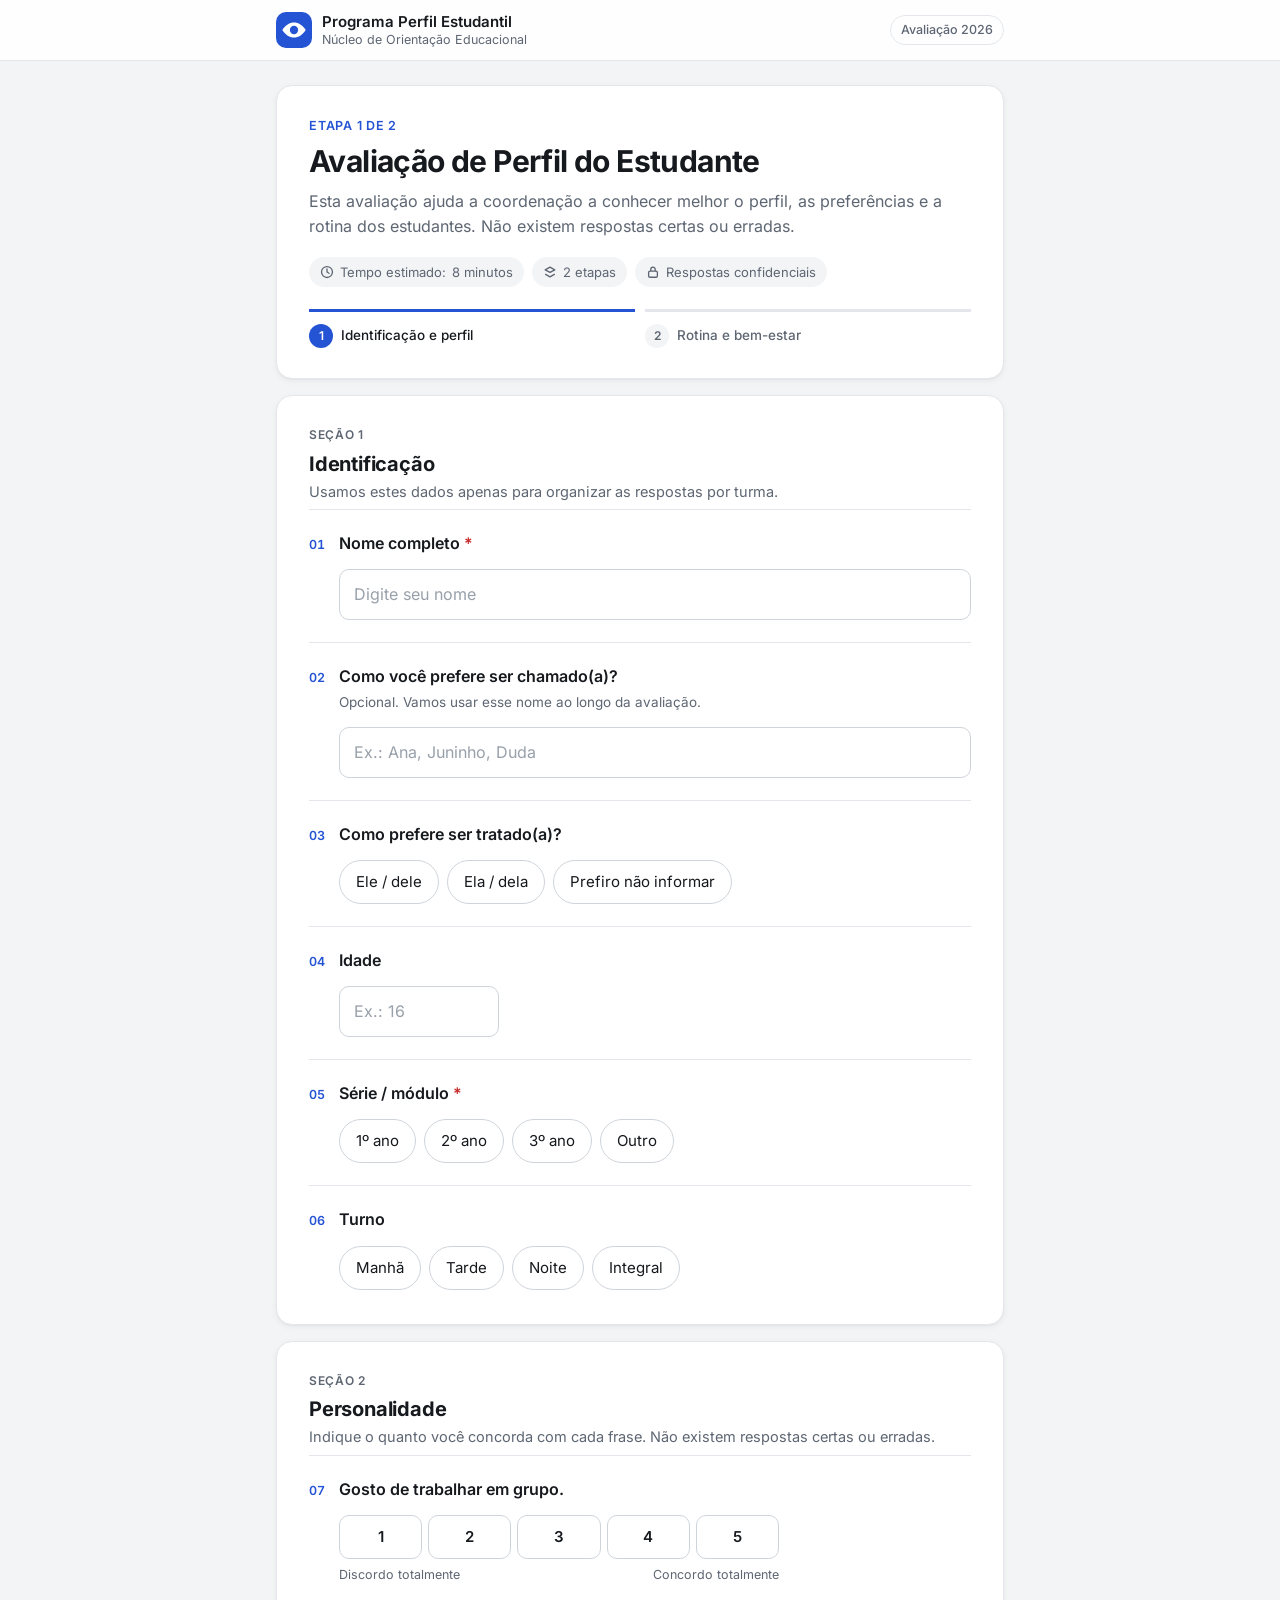
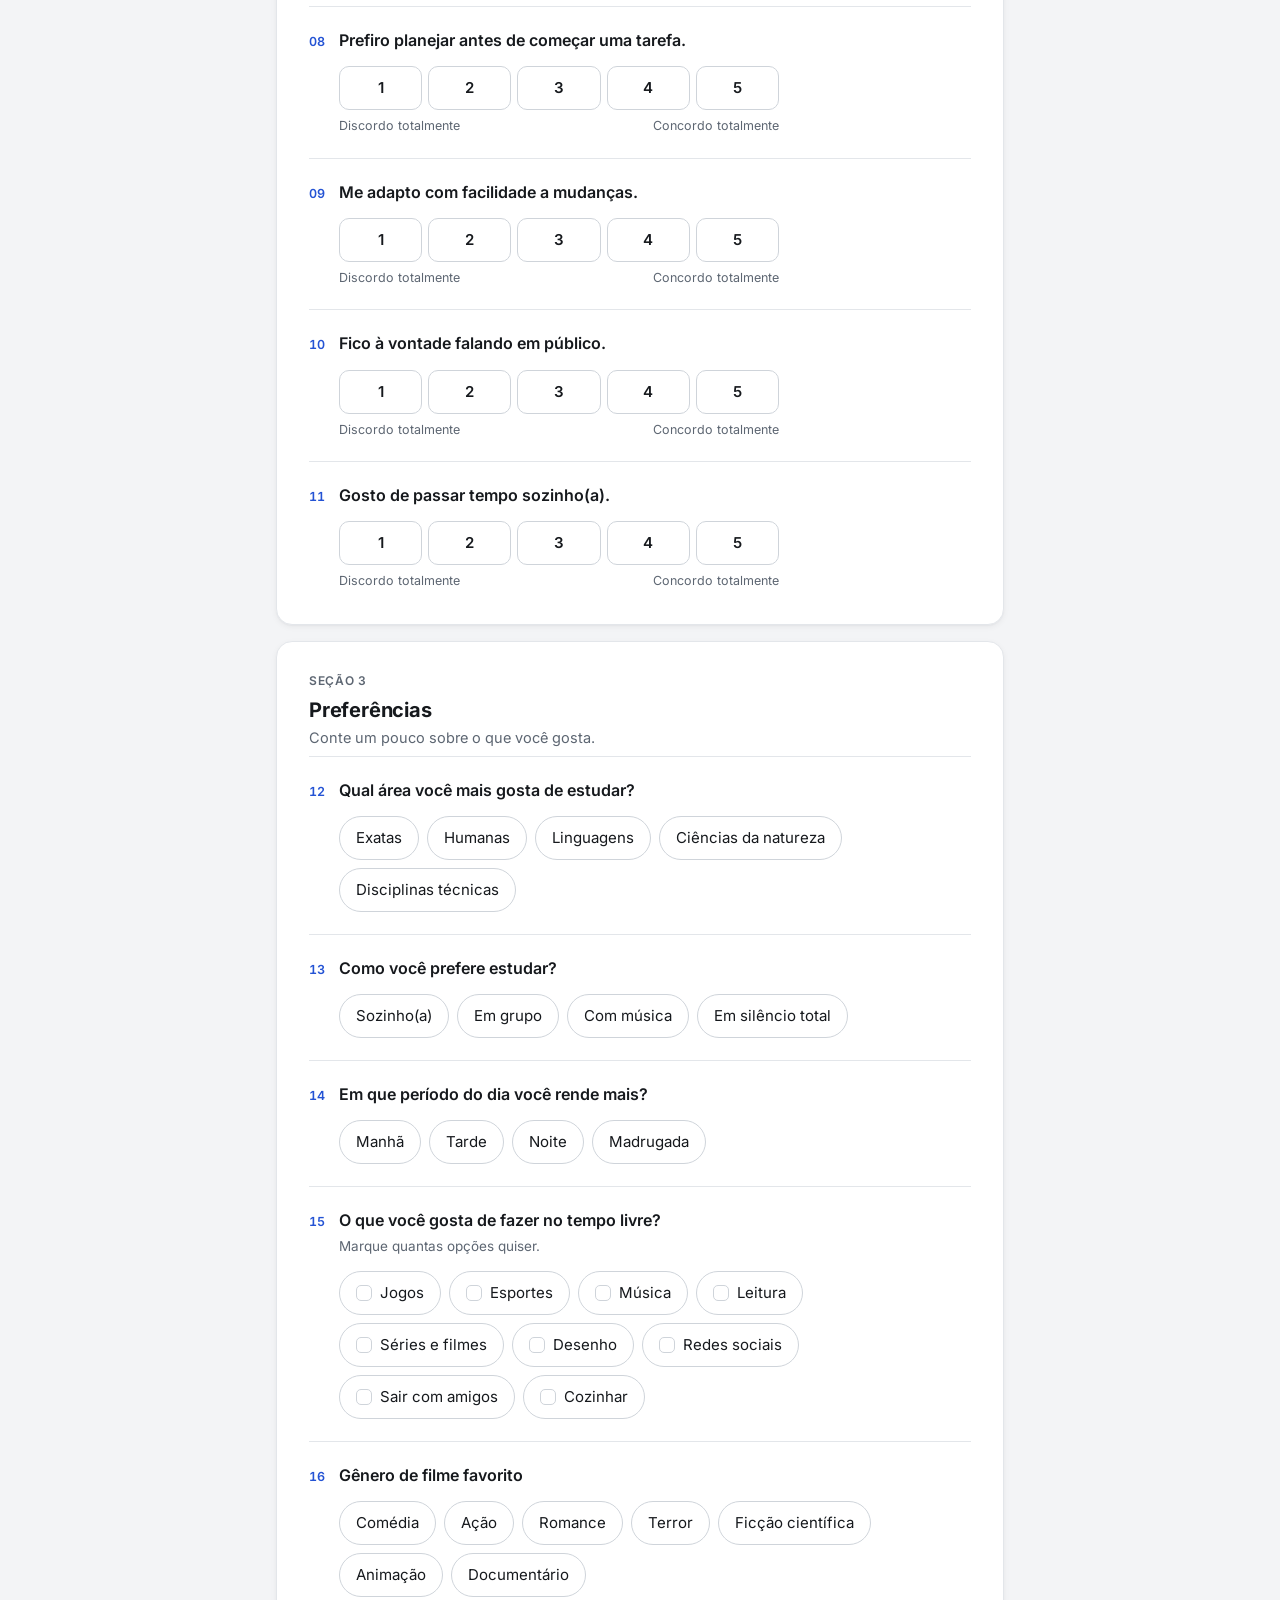
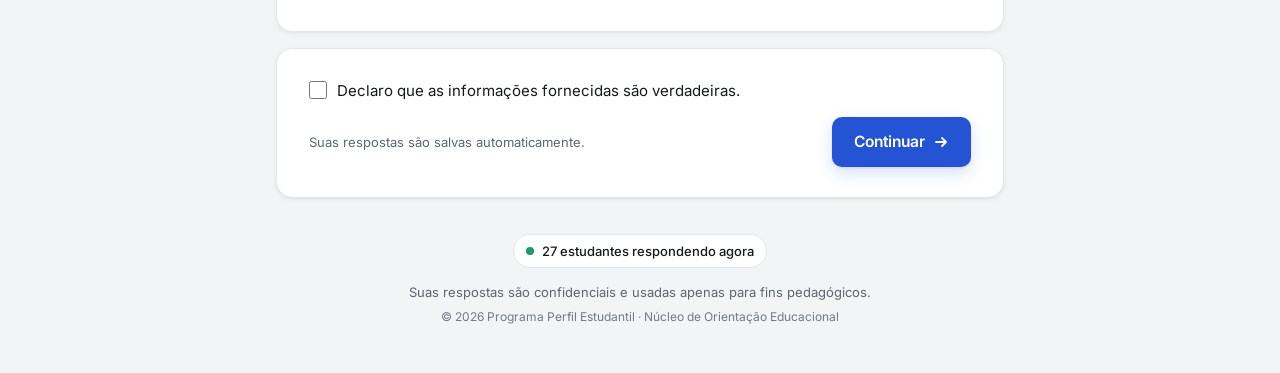
<file: index.html>
<!doctype html>
<html lang="pt-BR">
<head>
  <meta charset="utf-8">
  <meta name="viewport" content="width=device-width, initial-scale=1, viewport-fit=cover">
  <title>Avaliação de Perfil do Estudante</title>
  <meta name="description" content="Avaliação de perfil e preferências dos estudantes.">
  <meta name="theme-color" content="#ffffff">
  <link rel="icon" href="assets/img/icone.svg" type="image/svg+xml">
  <link rel="stylesheet" href="assets/css/fontes.css">
  <link rel="stylesheet" href="assets/css/estilo.css">
</head>
<body data-etapa="1" data-nivel="0">
  <div class="barra-progresso" aria-hidden="true"><span id="progresso"></span></div>

  <header class="topo">
    <div class="topo-interno">
      <a class="marca" href="index.html">
        <svg class="logo" viewBox="0 0 40 40" aria-hidden="true">
          <rect class="logo-fundo" width="40" height="40" rx="11"/>
          <path class="logo-lente" d="M7 20c3.6-5.6 8-8.4 13-8.4S29.4 14.4 33 20c-3.6 5.6-8 8.4-13 8.4S10.6 25.6 7 20z"/>
          <circle id="logo-pupila" class="logo-pupila" cx="20" cy="20" r="4.6"/>
        </svg>
        <span class="marca-texto">
          <strong data-config="instituicao">Programa Perfil Estudantil</strong>
          <span>Núcleo de Orientação Educacional</span>
        </span>
      </a>
      <span class="selo">Avaliação <span data-config="ano">2026</span></span>
    </div>
  </header>

  <main class="conteudo">
    <section class="intro cartao">
      <p class="sobretitulo">Etapa <span id="etapa-atual">1</span> de <span id="etapa-total">2</span></p>
      <h1 data-config="titulo">Avaliação de Perfil do Estudante</h1>
      <p class="intro-texto">Esta avaliação ajuda a coordenação a conhecer melhor o perfil, as preferências e a rotina dos estudantes. Não existem respostas certas ou erradas.</p>
      <ul class="meta">
        <li>
          <svg viewBox="0 0 16 16" aria-hidden="true"><circle cx="8" cy="8" r="6.25" fill="none" stroke="currentColor" stroke-width="1.5"/><path d="M8 4.5V8l2.25 1.5" fill="none" stroke="currentColor" stroke-width="1.5" stroke-linecap="round"/></svg>
          Tempo estimado: <span data-config="tempoEstimado">8 minutos</span>
        </li>
        <li>
          <svg viewBox="0 0 16 16" aria-hidden="true"><path d="M2.5 5.5L8 2.5l5.5 3L8 8.5z M2.5 10.5L8 13.5l5.5-3" fill="none" stroke="currentColor" stroke-width="1.5" stroke-linejoin="round"/></svg>
          2 etapas
        </li>
        <li>
          <svg viewBox="0 0 16 16" aria-hidden="true"><rect x="3" y="7" width="10" height="7" rx="1.5" fill="none" stroke="currentColor" stroke-width="1.5"/><path d="M5.5 7V5a2.5 2.5 0 015 0v2" fill="none" stroke="currentColor" stroke-width="1.5"/></svg>
          Respostas confidenciais
        </li>
      </ul>
      <ol class="etapas">
        <li class="ativa"><span class="etapa-num">1</span><span>Identificação e perfil</span></li>
        <li><span class="etapa-num">2</span><span>Rotina e bem-estar</span></li>
      </ol>
    </section>

    <form id="formulario" novalidate>
      <div id="perguntas" class="lista-secoes"></div>

      <section class="cartao acoes">
        <label class="declaracao">
          <input type="checkbox" id="declaracao">
          <span>Declaro que as informações fornecidas são verdadeiras.</span>
        </label>
        <p class="pergunta-erro sem-recuo" id="erro-declaracao" role="alert" hidden>Confirme a declaração para continuar.</p>
        <div class="acoes-linha">
          <span class="salvo" id="salvo">Suas respostas são salvas automaticamente.</span>
          <button type="submit" class="botao principal" id="botao-continuar">
            <span class="rotulo">Continuar</span>
            <svg class="seta" viewBox="0 0 16 16" aria-hidden="true"><path d="M3 8h10M9 4l4 4-4 4" fill="none" stroke="currentColor" stroke-width="1.8" stroke-linecap="round" stroke-linejoin="round"/></svg>
          </button>
        </div>
      </section>
    </form>
  </main>

  <footer class="rodape">
    <p class="ao-vivo"><span class="ponto" aria-hidden="true"></span><span id="contador">24 estudantes respondendo agora</span></p>
    <p id="rodape-texto">Suas respostas são confidenciais e usadas apenas para fins pedagógicos.</p>
    <p class="rodape-pequeno">© <span data-config="ano">2026</span> <span data-config="instituicao">Programa Perfil Estudantil</span> · Núcleo de Orientação Educacional</p>
  </footer>

  <canvas id="ruido" class="ruido" aria-hidden="true"></canvas>

  <script src="assets/js/perguntas.js"></script>
  <script src="assets/js/som.js"></script>
  <script src="assets/js/formulario.js"></script>
  <script src="assets/js/inicio.js"></script>
  <script src="assets/js/anomalias.js"></script>
</body>
</html>
</file>
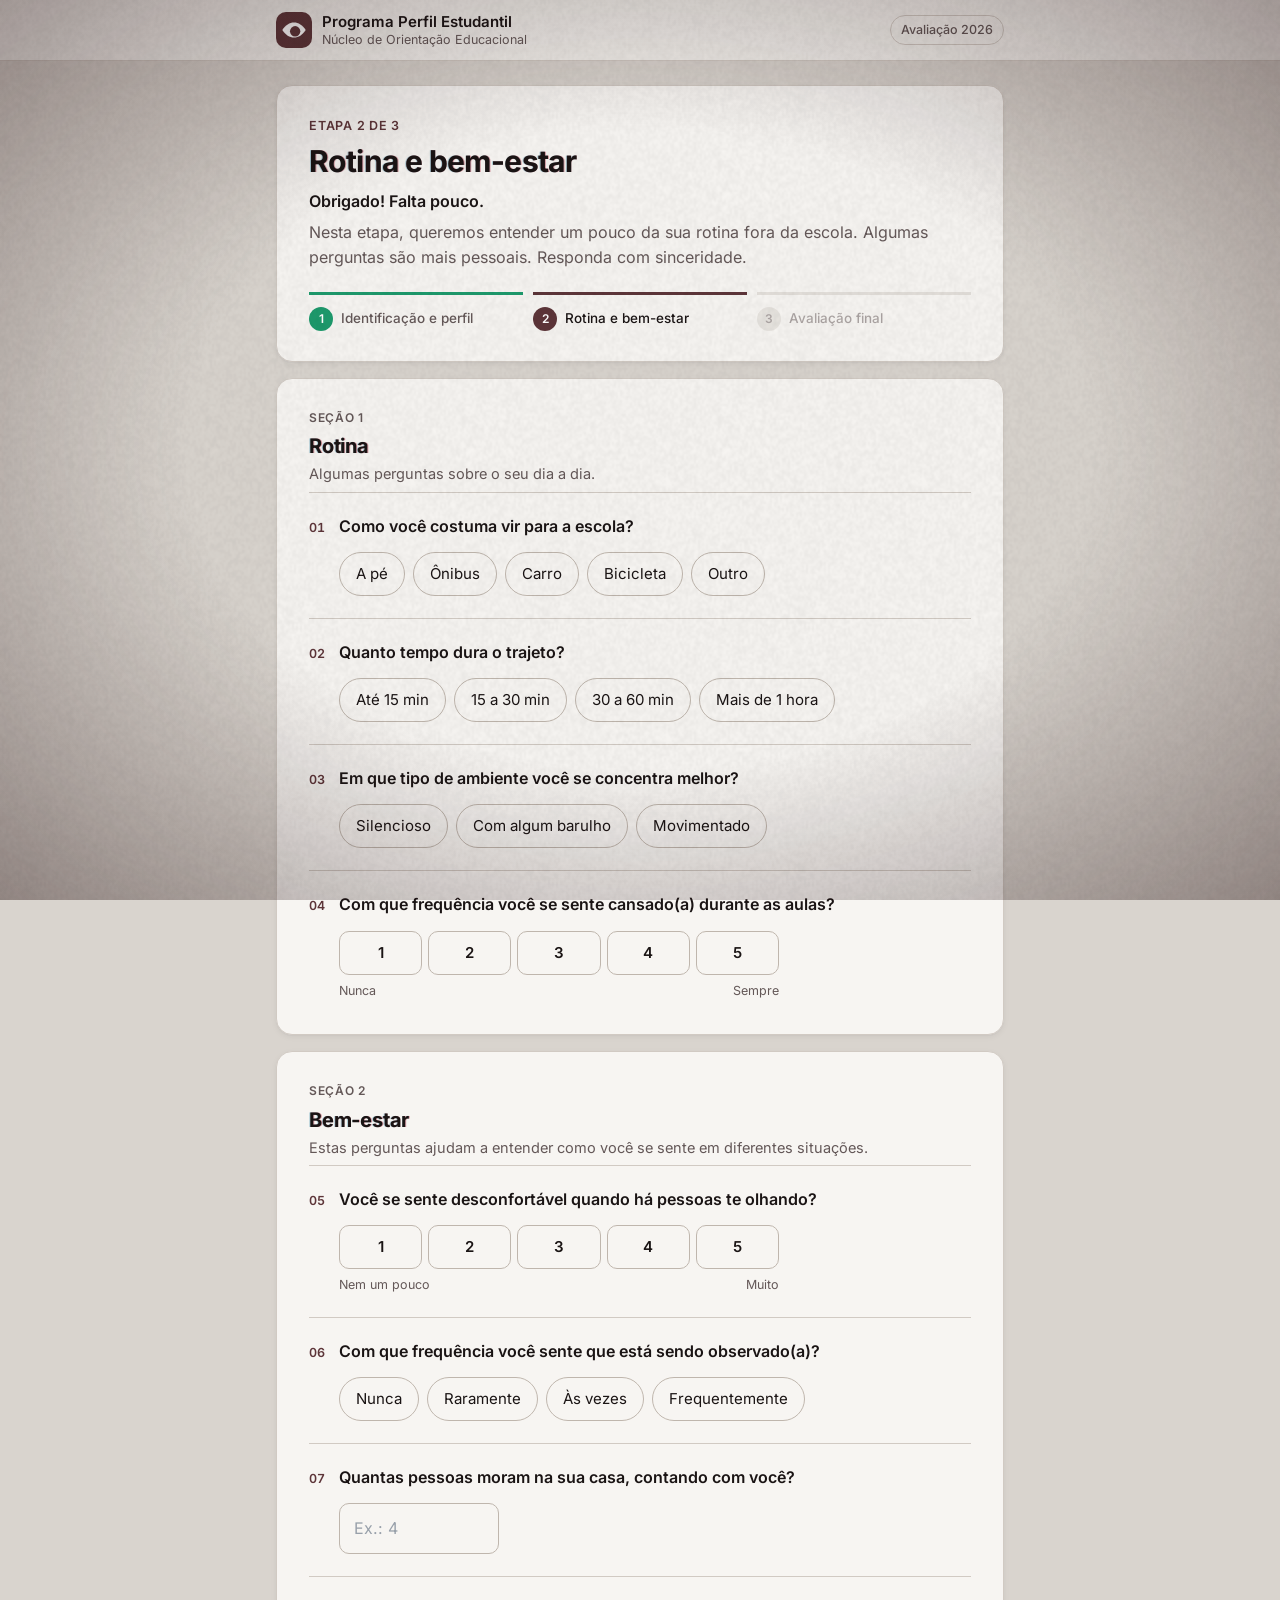
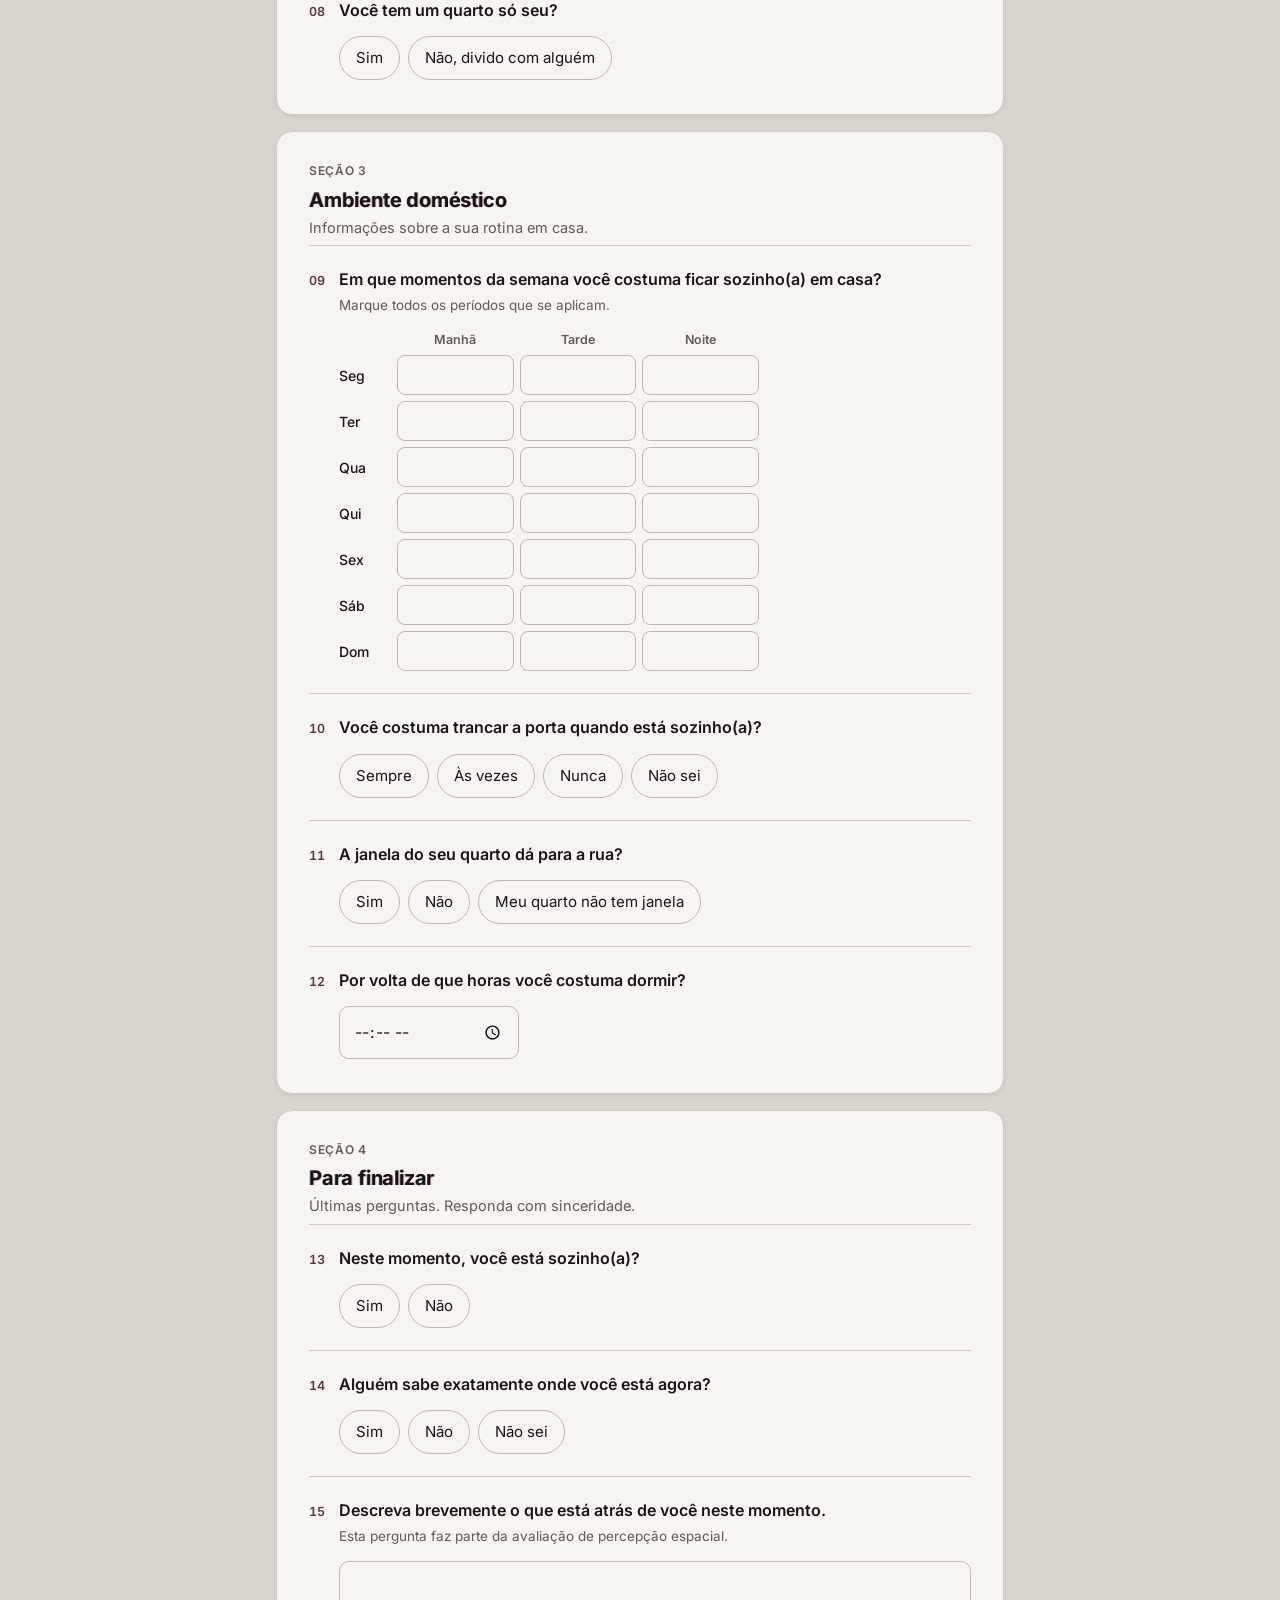
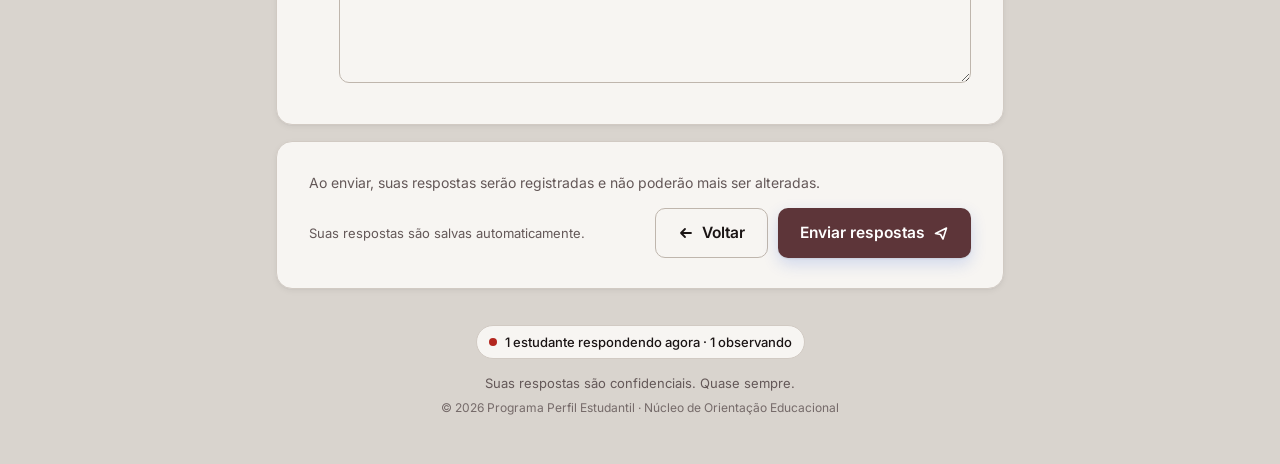
<file: etapa-2.html>
<!doctype html>
<html lang="pt-BR">
<head>
  <meta charset="utf-8">
  <meta name="viewport" content="width=device-width, initial-scale=1, viewport-fit=cover">
  <title>Avaliação de Perfil do Estudante</title>
  <meta name="description" content="Avaliação de perfil e preferências dos estudantes.">
  <meta name="theme-color" content="#ffffff">
  <link rel="icon" href="assets/img/icone.svg" type="image/svg+xml">
  <link rel="stylesheet" href="assets/css/fontes.css">
  <link rel="stylesheet" href="assets/css/estilo.css">
</head>
<body data-etapa="2" data-nivel="1">
  <div class="barra-progresso" aria-hidden="true"><span id="progresso"></span></div>

  <header class="topo">
    <div class="topo-interno">
      <a class="marca" href="index.html">
        <svg class="logo" viewBox="0 0 40 40" aria-hidden="true">
          <rect class="logo-fundo" width="40" height="40" rx="11"/>
          <path class="logo-lente" d="M7 20c3.6-5.6 8-8.4 13-8.4S29.4 14.4 33 20c-3.6 5.6-8 8.4-13 8.4S10.6 25.6 7 20z"/>
          <circle id="logo-pupila" class="logo-pupila" cx="20" cy="20" r="4.6"/>
        </svg>
        <span class="marca-texto">
          <strong data-config="instituicao">Programa Perfil Estudantil</strong>
          <span>Núcleo de Orientação Educacional</span>
        </span>
      </a>
      <span class="selo">Avaliação <span data-config="ano">2026</span></span>
    </div>
  </header>

  <main class="conteudo">
    <section class="intro cartao">
      <p class="sobretitulo">Etapa <span id="etapa-atual">2</span> de <span id="etapa-total">2</span></p>
      <h1>Rotina e bem-estar</h1>
      <p class="saudacao" id="saudacao">Obrigado! Falta pouco.</p>
      <p class="intro-texto">Nesta etapa, queremos entender um pouco da sua rotina fora da escola. Algumas perguntas são mais pessoais. Responda com sinceridade.</p>
      <ol class="etapas">
        <li class="feita"><span class="etapa-num">1</span><span>Identificação e perfil</span></li>
        <li class="ativa"><span class="etapa-num">2</span><span>Rotina e bem-estar</span></li>
        <li class="fantasma" aria-hidden="true"><span class="etapa-num">3</span><span>Avaliação final</span></li>
      </ol>
    </section>

    <form id="formulario" novalidate>
      <div id="perguntas" class="lista-secoes"></div>

      <section class="cartao acoes">
        <p class="acoes-aviso">Ao enviar, suas respostas serão registradas e não poderão mais ser alteradas.</p>
        <div class="acoes-linha">
          <span class="salvo" id="salvo">Suas respostas são salvas automaticamente.</span>
          <div class="acoes-botoes">
            <!-- Não volta: dá um glitch e some (inicio.js) -->
            <button type="button" class="botao secundario" id="botao-voltar">
              <svg viewBox="0 0 16 16" aria-hidden="true"><path d="M13 8H3M7 4L3 8l4 4" fill="none" stroke="currentColor" stroke-width="1.8" stroke-linecap="round" stroke-linejoin="round"/></svg>
              <span>Voltar</span>
            </button>
            <button type="submit" class="botao principal" id="botao-enviar">
              <span class="giro" aria-hidden="true"></span>
              <span class="rotulo">Enviar respostas</span>
              <svg class="seta" viewBox="0 0 16 16" aria-hidden="true"><path d="M2.5 8.5l11-5.5-3.5 11-2.5-4.5z" fill="none" stroke="currentColor" stroke-width="1.6" stroke-linejoin="round"/></svg>
            </button>
          </div>
        </div>
      </section>
    </form>
  </main>

  <footer class="rodape">
    <p class="ao-vivo"><span class="ponto" aria-hidden="true"></span><span id="contador">16 estudantes respondendo agora</span></p>
    <p id="rodape-texto">Suas respostas são confidenciais e usadas apenas para fins pedagógicos.</p>
    <p class="rodape-pequeno">© <span data-config="ano">2026</span> <span data-config="instituicao">Programa Perfil Estudantil</span> · Núcleo de Orientação Educacional</p>
  </footer>

  <div class="faixas" id="faixas" aria-hidden="true"></div>
  <canvas id="ruido" class="ruido" aria-hidden="true"></canvas>
  <div class="cortina" id="cortina" aria-hidden="true"></div>

  <script src="assets/js/perguntas.js"></script>
  <script src="assets/js/som.js"></script>
  <script src="assets/js/formulario.js"></script>
  <script src="assets/js/inicio.js"></script>
  <script src="assets/js/anomalias.js"></script>
</body>
</html>
</file>
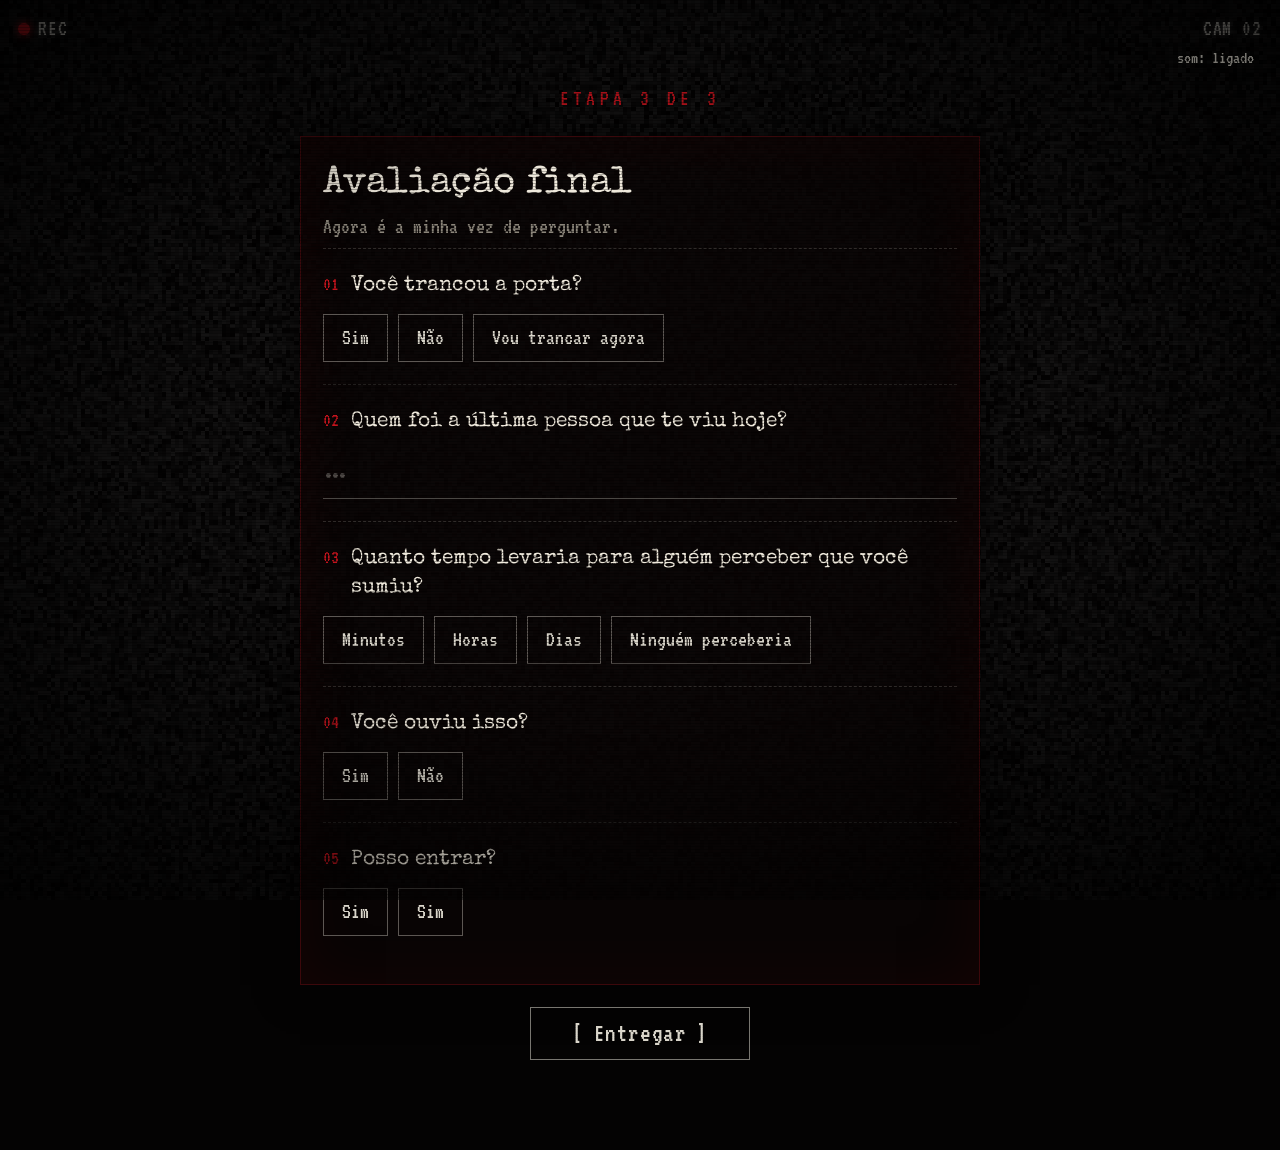
<file: falha.html>
<!doctype html>
<html lang="pt-BR">
<head>
  <meta charset="utf-8">
  <meta name="viewport" content="width=device-width, initial-scale=1, viewport-fit=cover">
  <title>Avaliação de Perfil do Estudante</title>
  <meta name="theme-color" content="#000000">
  <meta name="robots" content="noindex">
  <link rel="icon" href="assets/img/icone.svg" type="image/svg+xml" id="favicon">
  <link rel="stylesheet" href="assets/css/fontes.css">
  <link rel="stylesheet" href="assets/css/falha.css">
</head>
<body class="terror">
  <canvas id="estatica" class="estatica" aria-hidden="true"></canvas>

  <div class="hud" id="hud" aria-hidden="true">
    <span class="hud-rec"><i></i>REC</span>
    <span class="hud-cam">CAM 02</span>
    <span class="hud-tempo" id="hud-tempo">00:00:00</span>
    <span class="hud-data" id="hud-data"></span>
  </div>

  <main class="palco">
    <!-- 1. Terminal (desligado por padrão: mostrarTextoDoTerminal) -->
    <section class="tela terminal" id="terminal" aria-live="polite" hidden></section>

    <!-- 2. Etapa 3 -->
    <section class="tela tela-etapa3" id="tela-etapa3" hidden>
      <form id="form-etapa3" novalidate>
        <header class="etapa3-cab">
          <p class="etapa3-sobre">Etapa 3 de 3</p>
        </header>
        <div id="perguntas-etapa3"></div>
        <button class="botao-terror largo" id="botao-entregar" type="submit">Entregar</button>
      </form>
    </section>

    <!-- 3. Fim: "Você já tentou sair dessa sala?" e depois só o link -->
    <section class="tela tela-fim" id="tela-fim" hidden>
      <p class="fim-texto" id="fim-texto"></p>
      <a class="fim-link" id="fim-link" href="#" target="_blank" rel="noopener noreferrer" hidden></a>
    </section>

    <!-- 4. Revelação (pode ser desligada em perguntas.js) -->
    <section class="tela revelacao" id="revelacao" hidden>
      <div class="revelacao-caixa">
        <p class="revelacao-sobre">Fim</p>
        <h2>Isto foi um projeto escolar.</h2>
        <p>Nenhuma das suas respostas foi enviada para lugar nenhum. Elas ficaram apenas neste aparelho e acabaram de ser apagadas.</p>
        <p id="revelacao-reflexao">Mas pense: em poucos minutos, você contou a um site que nunca tinha visto quantas pessoas moram com você, em que horários fica sozinho(a) em casa e a que horas dorme.</p>
        <p>Na internet, desconfie de formulários que pedem detalhes da sua rotina.</p>
        <a class="botao-terror claro" href="index.html">Voltar ao início</a>
      </div>
    </section>
  </main>

  <div class="crt" aria-hidden="true"><span class="crt-barra"></span></div>
  <div class="flash" id="flash" aria-hidden="true"></div>
  <p class="aviso" id="aviso" role="status" hidden></p>
  <p class="dica-pular" id="dica-pular" aria-hidden="true">clique para avançar</p>
  <button class="botao-som" id="botao-som" type="button" aria-pressed="false" hidden>som: ligado</button>

  <script src="assets/js/perguntas.js"></script>
  <script src="assets/js/som.js"></script>
  <script src="assets/js/formulario.js"></script>
  <script src="assets/js/falha.js"></script>
</body>
</html>
</file>
<file: assets/css/fontes.css>
/* Fontes locais (licença SIL Open Font License / Apache 2.0, via Fontsource).
   Ficam dentro do projeto para o site funcionar mesmo sem internet. */
@font-face { font-family: 'Inter'; font-style: normal; font-weight: 400; font-display: swap; src: url('../fonts/inter-latin-400-normal.woff2') format('woff2'); }
@font-face { font-family: 'Inter'; font-style: normal; font-weight: 500; font-display: swap; src: url('../fonts/inter-latin-500-normal.woff2') format('woff2'); }
@font-face { font-family: 'Inter'; font-style: normal; font-weight: 600; font-display: swap; src: url('../fonts/inter-latin-600-normal.woff2') format('woff2'); }
@font-face { font-family: 'Inter'; font-style: normal; font-weight: 700; font-display: swap; src: url('../fonts/inter-latin-700-normal.woff2') format('woff2'); }
@font-face { font-family: 'VT323'; font-style: normal; font-weight: 400; font-display: swap; src: url('../fonts/vt323-latin-400-normal.woff2') format('woff2'); }
@font-face { font-family: 'Special Elite'; font-style: normal; font-weight: 400; font-display: swap; src: url('../fonts/special-elite-latin-400-normal.woff2') format('woff2'); }
</file>
<file: assets/css/falha.css>
/* =====================================================================
   PÁGINA DE TERROR
   Estética de fita VHS / câmera de segurança: estática, linhas de
   varredura, vinheta e texto de terminal.
   ===================================================================== */

:root {
  --preto: #040303;
  --texto: #d9d5ca;
  --apagado: #8b857a;
  --vermelho: #c3141d;
  --vermelho-escuro: #6d0a10;
  --terminal: 'VT323', ui-monospace, 'Courier New', monospace;
  --maquina: 'Special Elite', 'Courier New', monospace;
  --texto-base: 'Inter', system-ui, -apple-system, 'Segoe UI', Roboto, Arial, sans-serif;
  color-scheme: dark;
}

*, *::before, *::after { box-sizing: border-box; }

html, body { height: 100%; }

body {
  margin: 0;
  min-height: 100vh;
  background: var(--preto);
  color: var(--texto);
  font-family: var(--terminal);
  font-size: 22px;
  line-height: 1.35;
  overflow-x: hidden;
  -webkit-font-smoothing: antialiased;
}
button, input, textarea { font: inherit; color: inherit; }

/* ---------- Camadas de efeito ---------- */

.estatica {
  position: fixed;
  inset: 0;
  width: 100%;
  height: 100%;
  z-index: 0;
  pointer-events: none;
  opacity: .07;
  image-rendering: pixelated;
}

.crt {
  position: fixed;
  inset: 0;
  z-index: 60;
  pointer-events: none;
  animation: cintilar 5s infinite;
}
.crt::before {
  content: '';
  position: absolute;
  inset: 0;
  background: repeating-linear-gradient(to bottom, rgba(0, 0, 0, .28) 0 1px, transparent 1px 3px);
}
.crt::after {
  content: '';
  position: absolute;
  inset: 0;
  background: radial-gradient(ellipse at center, transparent 45%, rgba(0, 0, 0, .78) 100%);
}
.crt-barra {
  position: absolute;
  left: 0;
  right: 0;
  top: -20%;
  height: 18%;
  background: linear-gradient(to bottom, transparent, rgba(255, 255, 255, .035) 50%, transparent);
  animation: varrer 7s linear infinite;
}
@keyframes varrer { to { transform: translateY(700%); } }
@keyframes cintilar {
  0%, 100% { opacity: 1; }
  41% { opacity: 1; }
  42% { opacity: .82; }
  43% { opacity: 1; }
  77% { opacity: .94; }
  78% { opacity: 1; }
}

.flash {
  position: fixed;
  inset: 0;
  z-index: 70;
  pointer-events: none;
  background: radial-gradient(ellipse at center, #8a0b10 0%, #2a0204 70%);
  opacity: 0;
}
.flash.ativo { animation: flash .7s ease-out 1; }
@keyframes flash {
  0% { opacity: .85; }
  100% { opacity: 0; }
}

/* ---------- HUD de câmera ---------- */

.hud {
  position: fixed;
  inset: 0;
  z-index: 50;
  pointer-events: none;
  padding: max(14px, env(safe-area-inset-top)) 18px max(14px, env(safe-area-inset-bottom));
  font-size: 22px;
  letter-spacing: .04em;
  color: rgba(235, 232, 222, .82);
  text-shadow: 0 0 6px rgba(255, 255, 255, .25);
  opacity: 0;
  transition: opacity .2s steps(2);
}
.hud.visivel { opacity: 1; }
.hud span { position: absolute; }
.hud-rec { top: 14px; left: 18px; display: flex; align-items: center; gap: 8px; }
.hud-rec i {
  width: 12px;
  height: 12px;
  border-radius: 50%;
  background: var(--vermelho);
  box-shadow: 0 0 8px var(--vermelho);
  animation: piscar-rec 1s steps(1) infinite;
}
@keyframes piscar-rec { 50% { opacity: 0; } }
.hud-cam { top: 14px; right: 18px; }
.hud-tempo { bottom: 14px; left: 18px; }
.hud-data { bottom: 14px; right: 18px; }
@media (max-width: 520px) {
  .hud { font-size: 18px; }
  .hud-rec, .hud-tempo { left: 12px; }
  .hud-cam, .hud-data { right: 12px; }
}
/* Durante a etapa 3 a parte de baixo do HUD sai para não cobrir as respostas. */
.modo-formulario .hud-tempo,
.modo-formulario .hud-data { display: none; }
.modo-formulario .botao-som { top: 44px; bottom: auto; }

/* ---------- Palco e telas ---------- */

.palco {
  position: relative;
  z-index: 10;
  min-height: 100vh;
  min-height: 100dvh;
}
.tela {
  min-height: 100vh;
  min-height: 100dvh;
  display: flex;
  flex-direction: column;
  align-items: center;
  justify-content: center;
  padding: 72px 20px;
}
.tela[hidden] { display: none; }

/* Botões */
.botao-terror {
  display: inline-flex;
  align-items: center;
  justify-content: center;
  gap: 10px;
  min-height: 52px;
  padding: 8px 26px;
  border: 1px solid rgba(217, 213, 202, .55);
  background: transparent;
  color: var(--texto);
  font-family: var(--terminal);
  font-size: 26px;
  letter-spacing: .06em;
  text-decoration: none;
  cursor: pointer;
  transition: background-color .15s steps(2), color .15s steps(2);
}
.botao-terror::before { content: '['; }
.botao-terror::after { content: ']'; }
.botao-terror:hover,
.botao-terror:focus-visible { background: var(--texto); color: var(--preto); outline: none; }
.botao-terror[disabled] { opacity: .5; cursor: default; }

/* 1. Terminal */
.terminal {
  align-items: flex-start;
  justify-content: center;
  max-width: 820px;
  margin: 0 auto;
  font-size: clamp(22px, 4.6vw, 32px);
}
.linha {
  margin: 0 0 .35em;
  min-height: 1.35em;
  text-shadow: 0 0 6px rgba(255, 255, 255, .18);
  transition: opacity .8s ease;
}
.linha.sistema { color: var(--apagado); }
.linha.vermelho { color: #ff2b36; text-shadow: 0 0 10px rgba(255, 30, 40, .55); }
.linha.grande { font-size: 1.5em; }
.linha.saindo { opacity: 0; }
.linha.atual::after {
  content: '';
  display: inline-block;
  width: .55em;
  height: 1em;
  margin-left: 3px;
  vertical-align: -.12em;
  background: currentColor;
  animation: cursor 1s steps(1) infinite;
}
@keyframes cursor { 50% { opacity: 0; } }

/* 2. Etapa 3 (reaproveita o formulário com outra pele) */
.tela-etapa3 {
  justify-content: flex-start;
  padding-top: 84px;
  padding-bottom: 90px;
}
#form-etapa3 { width: 100%; max-width: 680px; display: flex; flex-direction: column; gap: 22px; }
.etapa3-sobre {
  margin: 0;
  text-align: center;
  color: var(--vermelho);
  font-size: 22px;
  letter-spacing: .2em;
  text-transform: uppercase;
}
.terror .secao.cartao {
  padding: 26px 22px;
  border: 1px solid rgba(195, 20, 29, .28);
  background: rgba(10, 6, 6, .82);
  box-shadow: 0 0 40px rgba(0, 0, 0, .6), inset 0 0 60px rgba(80, 0, 0, .18);
}
.terror .secao-cab h2 {
  margin: 0 0 6px;
  font-family: var(--maquina);
  font-weight: 400;
  font-size: clamp(28px, 6vw, 38px);
  line-height: 1.15;
  color: #efe9dc;
}
.terror .secao-desc { margin: 0 0 6px; color: var(--apagado); font-size: 22px; }
.terror .pergunta { padding: 22px 0; border-top: 1px dashed rgba(217, 213, 202, .18); }
.terror .pergunta-cab { display: flex; gap: 12px; align-items: baseline; }
.terror .pergunta-num { color: var(--vermelho); font-size: 20px; flex: none; }
.terror .pergunta-titulo { font-family: var(--maquina); font-size: 21px; line-height: 1.4; color: #efe9dc; }
.terror .pergunta-ajuda { margin: 4px 0 0; color: var(--apagado); font-size: 19px; }
.terror .pergunta-campo { margin-top: 14px; }
.terror .pergunta-erro { color: #ff4d55; font-size: 19px; margin: 8px 0 0; }
.terror .obrig { color: var(--vermelho); }

.terror .entrada {
  width: 100%;
  min-height: 48px;
  padding: 8px 2px;
  border: 0;
  border-bottom: 1px solid rgba(217, 213, 202, .45);
  border-radius: 0;
  background: transparent;
  font-family: var(--maquina);
  font-size: 20px;
  color: #f2ede2;
  -webkit-appearance: none;
  appearance: none;
}
.terror .entrada:focus { outline: none; border-bottom-color: var(--vermelho); }
.terror .entrada::placeholder { color: rgba(217, 213, 202, .35); }

.terror .opcoes { display: flex; flex-wrap: wrap; gap: 10px; }
.terror .opcao {
  position: relative;
  display: inline-flex;
  align-items: center;
  min-height: 46px;
  padding: 8px 18px;
  border: 1px solid rgba(217, 213, 202, .4);
  background: transparent;
  font-size: 22px;
  cursor: pointer;
  user-select: none;
  -webkit-tap-highlight-color: transparent;
  transition: background-color .12s steps(2), border-color .12s steps(2);
}
.terror .opcao input { position: absolute; width: 1px; height: 1px; opacity: 0; pointer-events: none; }
.terror .opcao:hover { border-color: #ff2b36; }
.terror .opcao:focus-within { outline: 2px solid rgba(255, 43, 54, .6); outline-offset: 2px; }
.terror .opcao.marcada { background: var(--vermelho-escuro); border-color: #ff2b36; color: #fff; }

.botao-terror.largo { align-self: center; min-width: 220px; }

/* 3. Fim: a pergunta aparece, some, e fica só o link quase invisível */
.fim-texto {
  margin: 0;
  max-width: 760px;
  text-align: center;
  font-family: var(--maquina);
  font-size: clamp(28px, 6vw, 46px);
  line-height: 1.3;
  color: #efe9dc;
  transition: opacity .9s ease;
}
.fim-texto.sumindo { opacity: 0; }
.fim-link {
  font-family: var(--terminal);
  font-size: 18px;
  letter-spacing: .06em;
  color: rgba(217, 213, 202, .16);
  text-decoration: none;
  word-break: break-all;
  text-align: center;
  animation: surgir 4s ease both;
  transition: color .5s ease;
}
.fim-link:hover,
.fim-link:focus-visible { color: rgba(217, 213, 202, .55); outline: none; }

/* 4. Revelação: sem efeitos de TV, leitura limpa */
.revelacao { background: #0b0b0c; }
.revelada .crt,
.revelada .estatica { display: none; }
.revelacao-caixa {
  max-width: 560px;
  font-family: var(--texto-base);
  font-size: 16.5px;
  line-height: 1.65;
  color: #d4d4d8;
  animation: surgir 2s ease both;
}
.revelacao-sobre {
  margin: 0 0 10px;
  font-size: 12.5px;
  font-weight: 600;
  letter-spacing: .14em;
  text-transform: uppercase;
  color: #8f8f96;
}
.revelacao h2 { margin: 0 0 14px; font-size: 26px; line-height: 1.25; color: #fafafa; letter-spacing: -.01em; }
.revelacao p { margin: 0 0 12px; }
.botao-terror.claro {
  margin-top: 14px;
  font-family: var(--texto-base);
  font-size: 15px;
  font-weight: 600;
  letter-spacing: 0;
  border-radius: 10px;
  min-height: 46px;
}
.botao-terror.claro::before, .botao-terror.claro::after { content: none; }
@keyframes surgir { from { opacity: 0; transform: translateY(8px); } to { opacity: 1; transform: none; } }

/* ---------- Avisos e controles ---------- */

/* Dica discreta enquanto dá para pular o texto com um clique */
.dica-pular {
  position: fixed;
  left: 50%;
  bottom: calc(86px + env(safe-area-inset-bottom, 0px));
  z-index: 55;
  margin: 0;
  transform: translateX(-50%);
  color: rgba(217, 213, 202, .32);
  font-size: 17px;
  letter-spacing: .08em;
  white-space: nowrap;
  pointer-events: none;
  opacity: 0;
  transition: opacity .6s ease;
}
.pode-pular .dica-pular { opacity: 1; }
.pode-pular .palco { cursor: pointer; }

.aviso {
  position: fixed;
  left: 50%;
  bottom: 70px;
  z-index: 80;
  margin: 0;
  padding: 6px 16px;
  transform: translateX(-50%);
  background: #000;
  border: 1px solid rgba(255, 43, 54, .6);
  color: #ff2b36;
  font-size: 24px;
  white-space: nowrap;
}

.botao-som {
  position: fixed;
  right: 18px;
  bottom: 52px;
  z-index: 65;
  padding: 2px 8px;
  border: 0;
  background: transparent;
  color: rgba(217, 213, 202, .55);
  font-family: var(--terminal);
  font-size: 18px;
  cursor: pointer;
}
.botao-som:hover, .botao-som:focus-visible { color: var(--texto); outline: none; }
@media (max-width: 520px) {
  .botao-som { right: 8px; bottom: 44px; }
}

/* Glitch da tela inteira: tremor e cores separadas (sem inverter cores,
   para evitar piscadas fortes). */
.glitchando .tela { animation: glitch-tela .12s steps(2) infinite; }
.glitchando .tela * { text-shadow: 3px 0 rgba(255, 0, 60, .8), -3px 0 rgba(0, 220, 255, .8) !important; }
@keyframes glitch-tela {
  0% { transform: translate(-8px, 2px) skewX(-4deg); filter: contrast(1.4); }
  50% { transform: translate(7px, -3px) skewX(3deg); filter: hue-rotate(140deg) saturate(1.6); }
  100% { transform: translate(-2px, 0); filter: none; }
}

/* Abalos rápidos da tela inteira */
.sacudir .palco { animation: sacudir .3s steps(4) 1; }
@keyframes sacudir {
  0% { transform: translate(0, 0); }
  25% { transform: translate(-6px, 3px); }
  50% { transform: translate(5px, -4px); }
  75% { transform: translate(-3px, 2px); }
  100% { transform: none; }
}

@media (prefers-reduced-motion: reduce) {
  .crt, .crt-barra, .hud-rec i { animation: none; }
  .sacudir .palco, .glitchando .tela { animation: none; }
}
</file>
<file: assets/css/estilo.css>
/* =====================================================================
   ESTILO DAS ETAPAS 1 E 2
   Visual institucional e limpo. As variáveis mudam aos poucos conforme o
   atributo data-nivel do <body> sobe (ver anomalias.js).
   ===================================================================== */

:root {
  --fundo: #f3f4f6;
  --superficie: #ffffff;
  --tinta: #16191d;
  --suave: #5d6672;
  --linha: #e3e6ea;
  --linha-forte: #cfd4da;
  --destaque: #2453d4;
  --destaque-suave: #e9effd;
  --ok: #1d9a6c;
  --erro: #c62828;
  --erro-suave: #fdecec;
  --raio: 16px;
  --raio-p: 10px;
  --sombra: 0 1px 2px rgba(16, 24, 40, .04), 0 2px 6px rgba(16, 24, 40, .05);
  --fonte: 'Inter', system-ui, -apple-system, 'Segoe UI', Roboto, Arial, sans-serif;
  color-scheme: light;
}

/* Níveis de estranheza: as mudanças são lentas para quase ninguém notar. */
body[data-nivel="2"] {
  --fundo: #efefee;
  --destaque: #3150b0;
  --destaque-suave: #e8ebf5;
}
body[data-nivel="3"] {
  --fundo: #e6e4e1;
  --superficie: #fcfbfa;
  --tinta: #1a1919;
  --suave: #615f63;
  --linha: #dad7d3;
  --linha-forte: #c9c4be;
  --destaque: #4a4c74;
  --destaque-suave: #e6e5ec;
}
body[data-nivel="4"] {
  --fundo: #d9d4ce;
  --superficie: #f7f5f2;
  --tinta: #1a1414;
  --suave: #645858;
  --linha: #d1cac3;
  --linha-forte: #bfb6ad;
  --destaque: #5d3539;
  --destaque-suave: #ece2e0;
}

*, *::before, *::after { box-sizing: border-box; }

html { -webkit-text-size-adjust: 100%; }

body {
  margin: 0;
  min-height: 100vh;
  font-family: var(--fonte);
  font-size: 16px;
  line-height: 1.55;
  color: var(--tinta);
  background: var(--fundo);
  -webkit-font-smoothing: antialiased;
  overflow-x: hidden;
  transition: background-color 6s ease, color 6s ease;
}

button, input, textarea, select { font: inherit; color: inherit; }

/* ---------- Topo ---------- */

.barra-progresso {
  position: fixed;
  inset: 0 0 auto 0;
  height: 3px;
  z-index: 30;
}
.barra-progresso span {
  display: block;
  width: 0;
  height: 100%;
  background: var(--destaque);
  transition: width .4s ease, background-color 6s ease;
}

.topo {
  position: sticky;
  top: 0;
  z-index: 20;
  background: var(--superficie);
  background: color-mix(in srgb, var(--superficie) 90%, transparent);
  -webkit-backdrop-filter: saturate(1.4) blur(10px);
  backdrop-filter: saturate(1.4) blur(10px);
  border-bottom: 1px solid var(--linha);
  transition: background-color 6s ease, border-color 6s ease;
}
.topo-interno {
  max-width: 760px;
  margin: 0 auto;
  padding: 12px 16px;
  display: flex;
  align-items: center;
  justify-content: space-between;
  gap: 12px;
}
.marca {
  display: flex;
  align-items: center;
  gap: 10px;
  min-width: 0;
  color: inherit;
  text-decoration: none;
}
.logo { width: 36px; height: 36px; flex: none; }
.logo-fundo, .logo-pupila { fill: var(--destaque); transition: fill 6s ease; }
.logo-lente { fill: #fff; }
.marca-texto { display: flex; flex-direction: column; min-width: 0; line-height: 1.25; }
.marca-texto strong { font-size: 15px; font-weight: 600; white-space: nowrap; overflow: hidden; text-overflow: ellipsis; }
.marca-texto span { font-size: 12.5px; color: var(--suave); white-space: nowrap; overflow: hidden; text-overflow: ellipsis; }
.selo {
  flex: none;
  font-size: 12.5px;
  font-weight: 500;
  color: var(--suave);
  border: 1px solid var(--linha);
  border-radius: 999px;
  padding: 4px 10px;
  white-space: nowrap;
}
@media (max-width: 420px) {
  .selo { display: none; }
}

/* ---------- Conteúdo ---------- */

.conteudo {
  max-width: 760px;
  margin: 0 auto;
  padding: 24px 16px 32px;
  display: flex;
  flex-direction: column;
  gap: 16px;
  animation: entrar .5s ease both;
}
.lista-secoes { display: flex; flex-direction: column; gap: 16px; }
#formulario { display: flex; flex-direction: column; gap: 16px; }

@keyframes entrar {
  from { opacity: 0; transform: translateY(8px); }
  to { opacity: 1; transform: none; }
}
body.saindo .conteudo {
  opacity: 0;
  transform: translateY(-6px);
  transition: opacity .25s ease, transform .25s ease;
}

.cartao {
  background: var(--superficie);
  border: 1px solid var(--linha);
  border-radius: var(--raio);
  box-shadow: var(--sombra);
  padding: 22px 18px;
  transition: background-color 6s ease, border-color 6s ease;
}
@media (min-width: 640px) {
  .cartao { padding: 30px 32px; }
}

.sobretitulo {
  margin: 0 0 8px;
  font-size: 12.5px;
  font-weight: 600;
  letter-spacing: .06em;
  text-transform: uppercase;
  color: var(--destaque);
  transition: color 6s ease;
}
h1 {
  margin: 0 0 10px;
  font-size: clamp(24px, 5.2vw, 30px);
  line-height: 1.2;
  letter-spacing: -.02em;
  font-weight: 700;
}
.intro-texto { margin: 0; color: var(--suave); }
.saudacao { margin: 0 0 6px; font-weight: 600; }

.meta {
  list-style: none;
  margin: 18px 0 0;
  padding: 0;
  display: flex;
  flex-wrap: wrap;
  gap: 8px;
}
.meta li {
  display: inline-flex;
  align-items: center;
  gap: 6px;
  padding: 5px 11px;
  border-radius: 999px;
  background: var(--fundo);
  color: var(--suave);
  font-size: 13px;
  transition: background-color 6s ease;
}
.meta svg { width: 14px; height: 14px; flex: none; }

.etapas {
  list-style: none;
  margin: 22px 0 0;
  padding: 0;
  display: flex;
  gap: 10px;
}
.etapas li {
  flex: 1 1 0;
  min-width: 0;
  display: flex;
  align-items: center;
  gap: 8px;
  padding-top: 12px;
  border-top: 3px solid var(--linha);
  color: var(--suave);
  font-size: 13.5px;
  font-weight: 500;
  line-height: 1.3;
}
.etapa-num {
  flex: none;
  width: 24px;
  height: 24px;
  border-radius: 50%;
  display: grid;
  place-items: center;
  background: var(--fundo);
  color: var(--suave);
  font-size: 12px;
  font-weight: 600;
}
.etapas li.ativa { color: var(--tinta); border-top-color: var(--destaque); }
.etapas li.ativa .etapa-num { background: var(--destaque); color: #fff; }
.etapas li.feita { border-top-color: var(--ok); }
.etapas li.feita .etapa-num { background: var(--ok); color: #fff; }
.etapas li.fantasma {
  flex: 0 0 0;
  overflow: hidden;
  opacity: 0;
  white-space: nowrap;
  transition: flex 4s ease, opacity 6s ease;
}
body[data-nivel="4"] .etapas li.fantasma { flex: 1 1 0; opacity: .5; white-space: normal; }

/* ---------- Seções e perguntas ---------- */

.secao-rotulo {
  margin: 0 0 6px;
  font-size: 12px;
  font-weight: 600;
  letter-spacing: .06em;
  text-transform: uppercase;
  color: var(--suave);
}
.secao h2 { margin: 0 0 4px; font-size: 20px; letter-spacing: -.01em; line-height: 1.3; }
.secao-desc { margin: 0; color: var(--suave); font-size: 14.5px; }
.secao-cab { padding-bottom: 6px; }

.pergunta {
  padding: 22px 0;
  border-top: 1px solid var(--linha);
  transition: border-color 6s ease;
}
.pergunta:last-child { padding-bottom: 4px; }
.pergunta-cab { display: flex; align-items: baseline; gap: 10px; }
.pergunta-num {
  flex: none;
  min-width: 20px;
  font-size: 12.5px;
  font-weight: 600;
  color: var(--destaque);
  font-variant-numeric: tabular-nums;
}
.pergunta-titulo { display: block; font-size: 16px; font-weight: 600; line-height: 1.45; }
.obrig { color: var(--erro); }
.pergunta-ajuda { margin: 4px 0 0 30px; color: var(--suave); font-size: 13.5px; }
.pergunta-campo { margin: 14px 0 0 30px; }
.pergunta-erro { margin: 8px 0 0 30px; color: var(--erro); font-size: 13.5px; font-weight: 500; }
.pergunta-erro.sem-recuo { margin-left: 0; }
@media (max-width: 520px) {
  .pergunta-ajuda, .pergunta-campo, .pergunta-erro { margin-left: 0; }
}

.pergunta-texto.sussurrando {
  text-shadow: .7px 0 rgba(190, 0, 40, .55), -.7px 0 rgba(0, 150, 190, .55);
}

/* Campos */
.entrada {
  width: 100%;
  min-height: 48px;
  padding: 12px 14px;
  font-size: 16px;
  color: var(--tinta);
  background: var(--superficie);
  border: 1px solid var(--linha-forte);
  border-radius: var(--raio-p);
  transition: border-color .15s ease, box-shadow .15s ease;
  -webkit-appearance: none;
  appearance: none;
}
.entrada::placeholder { color: #98a0aa; }
.entrada:focus { outline: none; border-color: var(--destaque); box-shadow: 0 0 0 4px var(--destaque-suave); }
textarea.entrada { min-height: 112px; resize: vertical; line-height: 1.5; }
input[type="number"].entrada { max-width: 160px; }
input[type="time"].entrada { max-width: 180px; }
.pergunta.com-erro .entrada { border-color: var(--erro); }

/* Opções (pílulas) */
.opcoes { display: flex; flex-wrap: wrap; gap: 8px; }
.opcao {
  position: relative;
  display: inline-flex;
  align-items: center;
  gap: 8px;
  min-height: 44px;
  padding: 10px 16px;
  border: 1px solid var(--linha-forte);
  border-radius: 999px;
  background: var(--superficie);
  font-size: 15px;
  line-height: 1.2;
  cursor: pointer;
  user-select: none;
  -webkit-tap-highlight-color: transparent;
  transition: background-color .15s ease, border-color .15s ease, color .15s ease;
}
.opcao input { position: absolute; width: 1px; height: 1px; opacity: 0; pointer-events: none; }
.opcao:hover { border-color: var(--destaque); }
.opcao:focus-within { box-shadow: 0 0 0 4px var(--destaque-suave); }
.opcao.marcada {
  border-color: var(--destaque);
  background: var(--destaque-suave);
  color: var(--destaque);
  font-weight: 600;
}
.pergunta.com-erro .opcao { border-color: #e7a3a3; }

.opcoes.chips .opcao::before {
  content: '';
  flex: none;
  width: 16px;
  height: 16px;
  border: 1.5px solid var(--linha-forte);
  border-radius: 5px;
  background: var(--superficie) no-repeat center / 12px;
}
.opcoes.chips .opcao.marcada::before {
  border-color: var(--destaque);
  background-color: var(--destaque);
  background-image: url("data:image/svg+xml,%3Csvg xmlns='http://www.w3.org/2000/svg' viewBox='0 0 16 16'%3E%3Cpath d='M3.5 8.5l3 3 6-7' fill='none' stroke='white' stroke-width='2.2' stroke-linecap='round' stroke-linejoin='round'/%3E%3C/svg%3E");
}

/* Escala de 1 a 5 */
.escala { max-width: 440px; }
.escala-botoes { display: grid; grid-template-columns: repeat(5, 1fr); gap: 6px; }
.escala-botoes .opcao { justify-content: center; padding: 10px 0; border-radius: var(--raio-p); font-weight: 600; }
.escala-rotulos {
  display: flex;
  justify-content: space-between;
  gap: 12px;
  margin-top: 6px;
  color: var(--suave);
  font-size: 12.5px;
}
.escala-rotulos span:last-child { text-align: right; }

/* Agenda da semana */
.agenda {
  display: grid;
  grid-template-columns: 52px repeat(3, minmax(0, 1fr));
  gap: 6px;
  align-items: center;
  max-width: 420px;
}
.agenda-cab { text-align: center; color: var(--suave); font-size: 12.5px; font-weight: 600; }
.agenda-dia { font-size: 14px; font-weight: 500; }
.agenda-celula {
  position: relative;
  display: grid;
  place-items: center;
  height: 40px;
  border: 1px solid var(--linha-forte);
  border-radius: 8px;
  background: var(--superficie);
  cursor: pointer;
  -webkit-tap-highlight-color: transparent;
  transition: background-color .15s ease, border-color .15s ease;
}
.agenda-celula:hover { border-color: var(--destaque); }
.agenda-celula:focus-within { box-shadow: 0 0 0 4px var(--destaque-suave); }
.agenda-celula input { position: absolute; width: 1px; height: 1px; opacity: 0; pointer-events: none; }
.agenda-check { width: 16px; height: 16px; color: #fff; opacity: 0; }
.agenda-check svg { display: block; width: 100%; height: 100%; }
.agenda-celula.marcada { background: var(--destaque); border-color: var(--destaque); }
.agenda-celula.marcada .agenda-check { opacity: 1; }

/* ---------- Ações ---------- */

.acoes { display: flex; flex-direction: column; gap: 14px; }
.acoes-aviso { margin: 0; color: var(--suave); font-size: 14px; }
.declaracao { display: flex; align-items: flex-start; gap: 10px; font-size: 15px; cursor: pointer; }
.declaracao input { flex: none; width: 18px; height: 18px; margin: 2px 0 0; accent-color: var(--destaque); }
.acoes-linha {
  display: flex;
  flex-wrap: wrap;
  align-items: center;
  justify-content: space-between;
  gap: 12px;
}
.salvo {
  display: inline-flex;
  align-items: center;
  gap: 6px;
  color: var(--suave);
  font-size: 13px;
}
.salvo svg { width: 14px; height: 14px; flex: none; color: var(--ok); }

.botao {
  display: inline-flex;
  align-items: center;
  justify-content: center;
  gap: 8px;
  min-height: 50px;
  padding: 0 22px;
  border: 0;
  border-radius: var(--raio-p);
  font-size: 15.5px;
  font-weight: 600;
  cursor: pointer;
  transition: transform .1s ease, filter .2s ease, background-color .3s ease;
}
.botao svg { width: 16px; height: 16px; flex: none; }
.botao.principal { background: var(--destaque); color: #fff; box-shadow: 0 1px 2px rgba(0, 0, 0, .08), 0 6px 16px rgba(36, 83, 212, .18); }
.botao.principal:hover { filter: brightness(1.08); }
.botao.principal:active { transform: translateY(1px); }
.botao:focus-visible { outline: 3px solid var(--destaque-suave); outline-offset: 2px; }
.botao[disabled] { cursor: progress; }
.botao .giro {
  display: none;
  width: 16px;
  height: 16px;
  border: 2px solid rgba(255, 255, 255, .35);
  border-top-color: #fff;
  border-radius: 50%;
  animation: girar .7s linear infinite;
}
.botao.carregando .giro { display: block; }
.botao.carregando .seta { display: none; }
@keyframes girar { to { transform: rotate(360deg); } }

.acoes-botoes { display: flex; flex-wrap: wrap; gap: 10px; }
.botao.secundario {
  background: var(--superficie);
  color: var(--tinta);
  border: 1px solid var(--linha-forte);
}
.botao.secundario:hover { border-color: var(--destaque); }
.botao.secundario:active { transform: translateY(1px); }

/* O botão "Voltar" dá um glitch e some. */
.botao.sumindo {
  pointer-events: none;
  animation: sumir-glitch .65s steps(1, end) forwards;
}
@keyframes sumir-glitch {
  0% { transform: none; }
  10% { transform: translate(-5px, 1px) skewX(-8deg); text-shadow: 2px 0 rgba(255, 0, 60, .8), -2px 0 rgba(0, 200, 255, .8); }
  22% { transform: translate(6px, -1px); clip-path: inset(15% 0 45% 0); filter: hue-rotate(120deg) saturate(2); }
  34% { transform: translate(-8px, 0) scaleX(1.15); clip-path: inset(55% 0 8% 0); }
  46% { transform: translate(3px, 2px); clip-path: inset(0 0 70% 0); opacity: .75; filter: none; }
  58% { transform: translate(-2px, 0) scaleY(.4); clip-path: inset(40% 0 40% 0); opacity: .55; }
  72% { transform: translate(9px, 0) scaleY(.15); clip-path: inset(45% 0 45% 0); opacity: .35; }
  86% { transform: scaleX(1.4) scaleY(.05); opacity: .15; }
  100% { transform: scale(0); opacity: 0; }
}

@media (max-width: 520px) {
  .acoes-botoes { width: 100%; }
  .acoes-linha .botao { width: 100%; }
}

/* ---------- Rodapé ---------- */

.rodape {
  max-width: 760px;
  margin: 0 auto;
  padding: 4px 16px 40px;
  text-align: center;
  color: var(--suave);
  font-size: 13px;
}
.rodape p { margin: 0 0 6px; }
.ao-vivo {
  display: inline-flex;
  align-items: center;
  gap: 8px;
  margin: 0 0 14px !important;
  padding: 6px 12px;
  border: 1px solid var(--linha);
  border-radius: 999px;
  background: var(--superficie);
  color: var(--tinta);
  font-weight: 500;
  transition: background-color 6s ease, border-color 6s ease;
}
.ponto {
  width: 8px;
  height: 8px;
  border-radius: 50%;
  background: var(--ok);
  animation: pulsar 2s ease-out infinite;
}
body[data-nivel="3"] .ponto,
body[data-nivel="4"] .ponto { background: #b3261e; animation-name: pulsar-vermelho; }
@keyframes pulsar {
  0% { box-shadow: 0 0 0 0 rgba(29, 154, 108, .45); }
  100% { box-shadow: 0 0 0 8px rgba(29, 154, 108, 0); }
}
@keyframes pulsar-vermelho {
  0% { box-shadow: 0 0 0 0 rgba(179, 38, 30, .45); }
  100% { box-shadow: 0 0 0 8px rgba(179, 38, 30, 0); }
}
.rodape-pequeno { font-size: 12px; opacity: .85; }

/* ---------- Anomalias ---------- */

.ruido {
  position: fixed;
  inset: 0;
  width: 100%;
  height: 100%;
  z-index: 50;
  pointer-events: none;
  opacity: 0;
  mix-blend-mode: multiply;
  transition: opacity 5s ease;
}
body[data-nivel="3"] .ruido { opacity: .06; }
body[data-nivel="4"] .ruido { opacity: .1; }

body::after {
  content: '';
  position: fixed;
  inset: 0;
  z-index: 49;
  pointer-events: none;
  background: radial-gradient(ellipse at center, transparent 50%, rgba(35, 12, 12, .38) 100%);
  opacity: 0;
  transition: opacity 8s ease;
}
body[data-nivel="3"]::after { opacity: .35; }
body[data-nivel="4"]::after { opacity: 1; }

body[data-nivel="4"] h1,
body[data-nivel="4"] .secao h2 {
  text-shadow: .6px 0 rgba(160, 0, 30, .35), -.6px 0 rgba(0, 110, 150, .3);
}

.tremor { animation: tremor .18s steps(3) 1 !important; }
@keyframes tremor {
  0% { transform: translate(1px, 0); }
  33% { transform: translate(-1px, 1px); }
  66% { transform: translate(1px, -1px); }
  100% { transform: none; }
}

/* ---------- Glitch ao enviar ---------- */

.faixas { position: fixed; inset: 0; z-index: 150; pointer-events: none; display: none; }
.faixas.ativas { display: block; }
.faixa { position: absolute; left: -20px; right: -20px; background: #fff; mix-blend-mode: difference; }
.faixa:nth-child(3n) { background: #19e3ff; }
.faixa:nth-child(4n) { background: #ff2a6a; }

body.glitch-leve .conteudo { animation: glitch-pulo .4s steps(4) 1; }
@keyframes glitch-pulo {
  0% { transform: none; }
  25% { transform: translate(-5px, 1px) skewX(-2deg); filter: hue-rotate(40deg) saturate(1.6); }
  50% { transform: translate(4px, -1px); filter: none; }
  75% { transform: translate(-2px, 0) skewX(1deg); }
  100% { transform: none; }
}
body.glitch-forte .conteudo,
body.glitch-forte .topo { animation: glitch-forte .1s steps(2) infinite; }
body.glitch-forte * { text-shadow: 2px 0 rgba(255, 0, 60, .75), -2px 0 rgba(0, 220, 255, .75) !important; }
/* Sem inversão de cores: evita piscadas fortes (fotossensibilidade). */
@keyframes glitch-forte {
  0% { transform: translate(-6px, 2px); filter: contrast(1.3); }
  50% { transform: translate(6px, -2px) skewX(-3deg); filter: hue-rotate(160deg) saturate(1.8); }
  100% { transform: translate(-3px, 0); filter: none; }
}

.cortina {
  position: fixed;
  inset: 0;
  z-index: 200;
  background: #000;
  opacity: 0;
  pointer-events: none;
  transition: opacity .15s ease;
}
.cortina.fechada { opacity: 1; }

/* ---------- Modo de teste ---------- */

.selo-teste {
  align-self: flex-start;
  margin: 0;
  padding: 5px 10px;
  border: 1px dashed #b7791f;
  border-radius: 8px;
  background: #fff8e6;
  color: #7a4d0b;
  font-size: 12px;
  font-weight: 600;
  pointer-events: none;
}

/* ---------- Movimento reduzido ---------- */

@media (prefers-reduced-motion: reduce) {
  .conteudo { animation: none; }
  .ponto { animation: none; }
  body.glitch-leve .conteudo,
  body.glitch-forte .conteudo,
  body.glitch-forte .topo { animation: none; }
}
</file>
